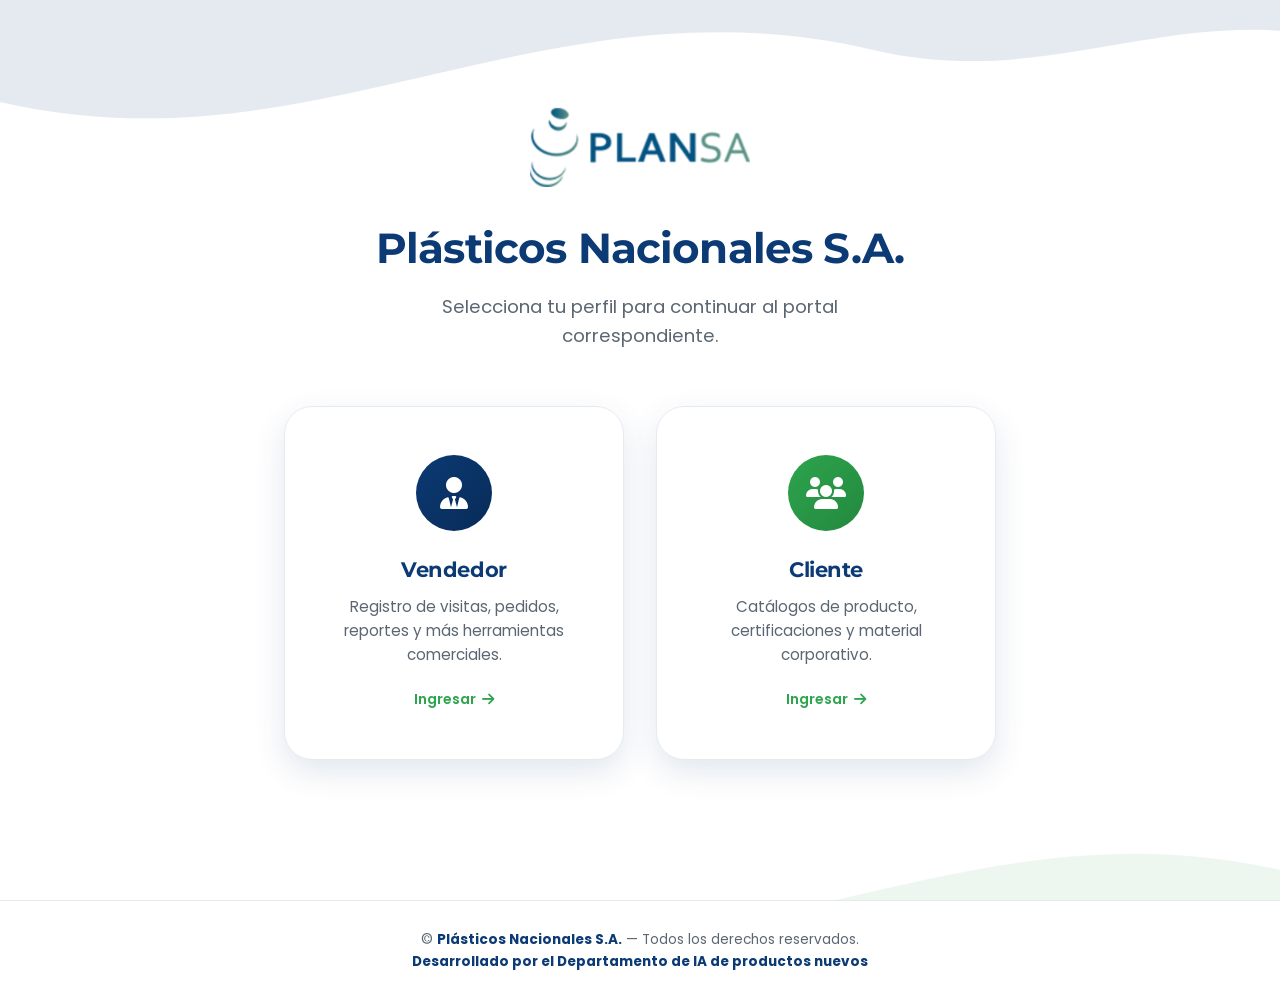
<file: index.html>
<!DOCTYPE html>
<html lang="es">
<head>
  <meta charset="UTF-8">
  <meta name="viewport" content="width=device-width, initial-scale=1.0">
  <title>Plásticos Nacionales S.A. | Portal Interno</title>
  <meta name="description" content="Portal interno de Plásticos Nacionales S.A. Acceso para vendedores y clientes.">

  <!-- ============================================================
       FUENTES (Google Fonts)
       👉 Si prefieres usar solo una fuente, elimina una de las dos
       líneas de abajo y ajusta las variables --fuente-titulos /
       --fuente-texto en css/estilos.css
       ============================================================ -->
  <link rel="preconnect" href="https://fonts.googleapis.com">
  <link rel="preconnect" href="https://fonts.gstatic.com" crossorigin>
  <link href="https://fonts.googleapis.com/css2?family=Montserrat:wght@600;700;800&family=Poppins:wght@400;500;600&display=swap" rel="stylesheet">

  <!-- ============================================================
       ICONOS (Font Awesome)
       ============================================================ -->
  <link rel="stylesheet" href="https://cdnjs.cloudflare.com/ajax/libs/font-awesome/6.5.1/css/all.min.css">

  <!-- Hoja de estilos propia -->
  <link rel="stylesheet" href="css/estilos.css">
</head>
<body>

  <!-- ============================================================
       PANTALLA PRINCIPAL
       Solo dos opciones: VENDEDOR o CLIENTE.
       ============================================================ -->
  <main class="hero">

    <!-- Fondo decorativo con "olas" en los colores de la marca.
         Es puramente visual, no requiere edición. -->
    <div class="hero__fondo" aria-hidden="true">
      <svg class="ola-1" viewBox="0 0 1200 300" xmlns="http://www.w3.org/2000/svg">
        <path fill="#0B3A74" d="M0,150 C300,250 500,50 800,120 C950,155 1050,80 1200,110 L1200,0 L0,0 Z"/>
      </svg>
      <svg class="ola-2" viewBox="0 0 1200 300" xmlns="http://www.w3.org/2000/svg">
        <path fill="#2DA44E" d="M0,150 C300,250 500,50 800,120 C950,155 1050,80 1200,110 L1200,0 L0,0 Z"/>
      </svg>
    </div>

    <!-- ============================================================
         LOGO
         👉 Para cambiar el logo, reemplaza el archivo img/logo.png
         por el logo oficial (mismo nombre de archivo, o actualiza
         la ruta "src" aquí abajo).
         ============================================================ -->
    <img src="img/logo.png" alt="Logo Plásticos Nacionales S.A." class="hero__logo">

    <h1 class="hero__titulo">Plásticos Nacionales S.A.</h1>
    <p class="hero__subtitulo">Selecciona tu perfil para continuar al portal correspondiente.</p>

    <!-- ============================================================
         DOS TARJETAS PRINCIPALES: VENDEDOR / CLIENTE
         👉 Los enlaces "href" llevan a vendedor.html y cliente.html.
         No es necesario modificarlos.
         ============================================================ -->
    <div class="opciones">

      <a href="vendedor.html" class="tarjeta-opcion tarjeta-opcion--vendedor">
        <div class="tarjeta-opcion__icono">
          <i class="fa-solid fa-user-tie"></i>
        </div>
        <h2 class="tarjeta-opcion__titulo">Vendedor</h2>
        <p class="tarjeta-opcion__desc">Registro de visitas, pedidos, reportes y más herramientas comerciales.</p>
        <span class="tarjeta-opcion__flecha">Ingresar <i class="fa-solid fa-arrow-right"></i></span>
      </a>

      <a href="cliente.html" class="tarjeta-opcion tarjeta-opcion--cliente">
        <div class="tarjeta-opcion__icono">
          <i class="fa-solid fa-users"></i>
        </div>
        <h2 class="tarjeta-opcion__titulo">Cliente</h2>
        <p class="tarjeta-opcion__desc">Catálogos de producto, certificaciones y material corporativo.</p>
        <span class="tarjeta-opcion__flecha">Ingresar <i class="fa-solid fa-arrow-right"></i></span>
      </a>

    </div>

  </main>

  <!-- ============================================================
       PIE DE PÁGINA
       ============================================================ -->
  <footer class="footer">
    <p>&copy; <strong>Plásticos Nacionales S.A.</strong> — Todos los derechos reservados.</p>
    <p><strong>Desarrollado por el Departamento de IA de productos nuevos</strong></p>
  </footer>

  <script src="js/script.js"></script>
</body>
</html>
</file>
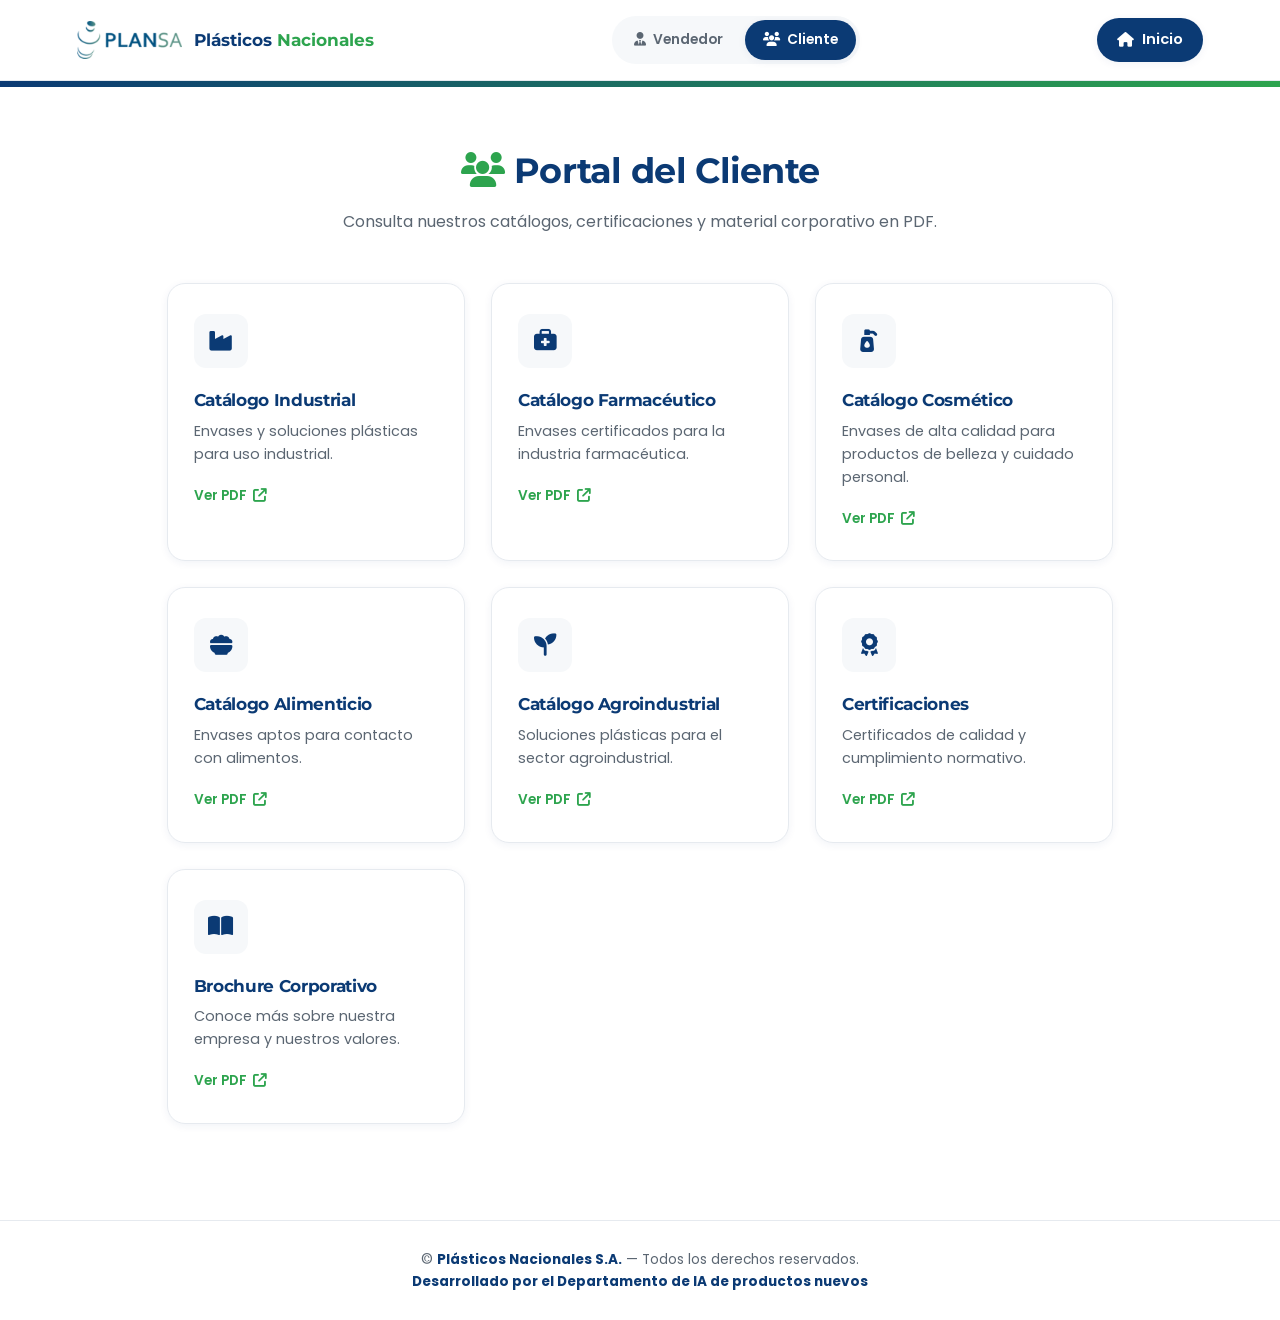
<file: cliente.html>
<!DOCTYPE html>
<html lang="es">
<head>
  <meta charset="UTF-8">
  <meta name="viewport" content="width=device-width, initial-scale=1.0">
  <title>Portal Cliente | Plásticos Nacionales S.A.</title>
  <meta name="description" content="Catálogos, certificaciones y material corporativo de Plásticos Nacionales S.A.">

  <link rel="preconnect" href="https://fonts.googleapis.com">
  <link rel="preconnect" href="https://fonts.gstatic.com" crossorigin>
  <link href="https://fonts.googleapis.com/css2?family=Montserrat:wght@600;700;800&family=Poppins:wght@400;500;600&display=swap" rel="stylesheet">

  <link rel="stylesheet" href="https://cdnjs.cloudflare.com/ajax/libs/font-awesome/6.5.1/css/all.min.css">

  <link rel="stylesheet" href="css/estilos.css">
</head>
<body>

  <!-- ============================================================
       BARRA SUPERIOR
       ============================================================ -->
  <header class="navbar">
    <a href="index.html" class="navbar__marca">
      <img src="img/logo.png" alt="Logo Plásticos Nacionales" class="navbar__logo">
      <span class="navbar__nombre">Plásticos <span>Nacionales</span></span>
    </a>

    <!-- Selector rápido para saltar entre el portal de Vendedor y el de Cliente -->
    <nav class="navbar__tabs" aria-label="Cambiar de portal">
      <a href="vendedor.html" class="navbar__tab">
        <i class="fa-solid fa-user-tie"></i><span> Vendedor</span>
      </a>
      <a href="cliente.html" class="navbar__tab activo">
        <i class="fa-solid fa-users"></i><span> Cliente</span>
      </a>
    </nav>

    <a href="index.html" class="btn-inicio">
      <i class="fa-solid fa-house"></i>
      <span>Inicio</span>
    </a>
  </header>
  <div class="ola-decorativa" aria-hidden="true"></div>

  <!-- ============================================================
       CONTENIDO: CATÁLOGOS DEL CLIENTE
       ============================================================ -->
  <main class="contenido">

    <div class="contenido__encabezado">
      <h1><i class="fa-solid fa-users" style="color:var(--verde-corporativo); margin-right:10px;"></i>Portal del Cliente</h1>
      <p>Consulta nuestros catálogos, certificaciones y material corporativo en PDF.</p>
    </div>

    <!-- ============================================================
         TARJETAS DE CATÁLOGOS
         ------------------------------------------------------------
         👉 CÓMO CAMBIAR LOS ARCHIVOS PDF:
         Reemplaza el archivo correspondiente dentro de la carpeta
         /pdf/ manteniendo el MISMO NOMBRE (por ejemplo catalogo1.pdf),
         o bien cambia el valor de href="" por la nueva ruta.

         Todas las tarjetas abren el PDF en una pestaña nueva
         (target="_blank").
         ============================================================ -->
    <div class="grid-tarjetas">

      <a href="pdf/catalogo1.pdf" target="_blank" rel="noopener noreferrer" class="tarjeta">
        <div class="tarjeta__icono"><i class="fa-solid fa-industry"></i></div>
        <h3 class="tarjeta__titulo">Catálogo Industrial</h3>
        <p class="tarjeta__desc">Envases y soluciones plásticas para uso industrial.</p>
        <span class="tarjeta__enlace">Ver PDF <i class="fa-solid fa-arrow-up-right-from-square"></i></span>
      </a>

      <a href="pdf/catalogo2.pdf" target="_blank" rel="noopener noreferrer" class="tarjeta">
        <div class="tarjeta__icono"><i class="fa-solid fa-briefcase-medical"></i></div>
        <h3 class="tarjeta__titulo">Catálogo Farmacéutico</h3>
        <p class="tarjeta__desc">Envases certificados para la industria farmacéutica.</p>
        <span class="tarjeta__enlace">Ver PDF <i class="fa-solid fa-arrow-up-right-from-square"></i></span>
      </a>

      <a href="pdf/catalogo3.pdf" target="_blank" rel="noopener noreferrer" class="tarjeta">
        <div class="tarjeta__icono"><i class="fa-solid fa-pump-soap"></i></div>
        <h3 class="tarjeta__titulo">Catálogo Cosmético</h3>
        <p class="tarjeta__desc">Envases de alta calidad para productos de belleza y cuidado personal.</p>
        <span class="tarjeta__enlace">Ver PDF <i class="fa-solid fa-arrow-up-right-from-square"></i></span>
      </a>

      <a href="pdf/catalogo4.pdf" target="_blank" rel="noopener noreferrer" class="tarjeta">
        <div class="tarjeta__icono"><i class="fa-solid fa-bowl-food"></i></div>
        <h3 class="tarjeta__titulo">Catálogo Alimenticio</h3>
        <p class="tarjeta__desc">Envases aptos para contacto con alimentos.</p>
        <span class="tarjeta__enlace">Ver PDF <i class="fa-solid fa-arrow-up-right-from-square"></i></span>
      </a>

      <a href="pdf/catalogo5.pdf" target="_blank" rel="noopener noreferrer" class="tarjeta">
        <div class="tarjeta__icono"><i class="fa-solid fa-seedling"></i></div>
        <h3 class="tarjeta__titulo">Catálogo Agroindustrial</h3>
        <p class="tarjeta__desc">Soluciones plásticas para el sector agroindustrial.</p>
        <span class="tarjeta__enlace">Ver PDF <i class="fa-solid fa-arrow-up-right-from-square"></i></span>
      </a>

      <a href="pdf/certificaciones.pdf" target="_blank" rel="noopener noreferrer" class="tarjeta">
        <div class="tarjeta__icono"><i class="fa-solid fa-award"></i></div>
        <h3 class="tarjeta__titulo">Certificaciones</h3>
        <p class="tarjeta__desc">Certificados de calidad y cumplimiento normativo.</p>
        <span class="tarjeta__enlace">Ver PDF <i class="fa-solid fa-arrow-up-right-from-square"></i></span>
      </a>

      <a href="pdf/brochure.pdf" target="_blank" rel="noopener noreferrer" class="tarjeta">
        <div class="tarjeta__icono"><i class="fa-solid fa-book-open"></i></div>
        <h3 class="tarjeta__titulo">Brochure Corporativo</h3>
        <p class="tarjeta__desc">Conoce más sobre nuestra empresa y nuestros valores.</p>
        <span class="tarjeta__enlace">Ver PDF <i class="fa-solid fa-arrow-up-right-from-square"></i></span>
      </a>

    </div>

  </main>

  <footer class="footer">
    <p>&copy; <strong>Plásticos Nacionales S.A.</strong> — Todos los derechos reservados.</p>
    <p><strong>Desarrollado por el Departamento de IA de productos nuevos</strong></p>
  </footer>

  <script src="js/script.js"></script>
</body>
</html>
</file>
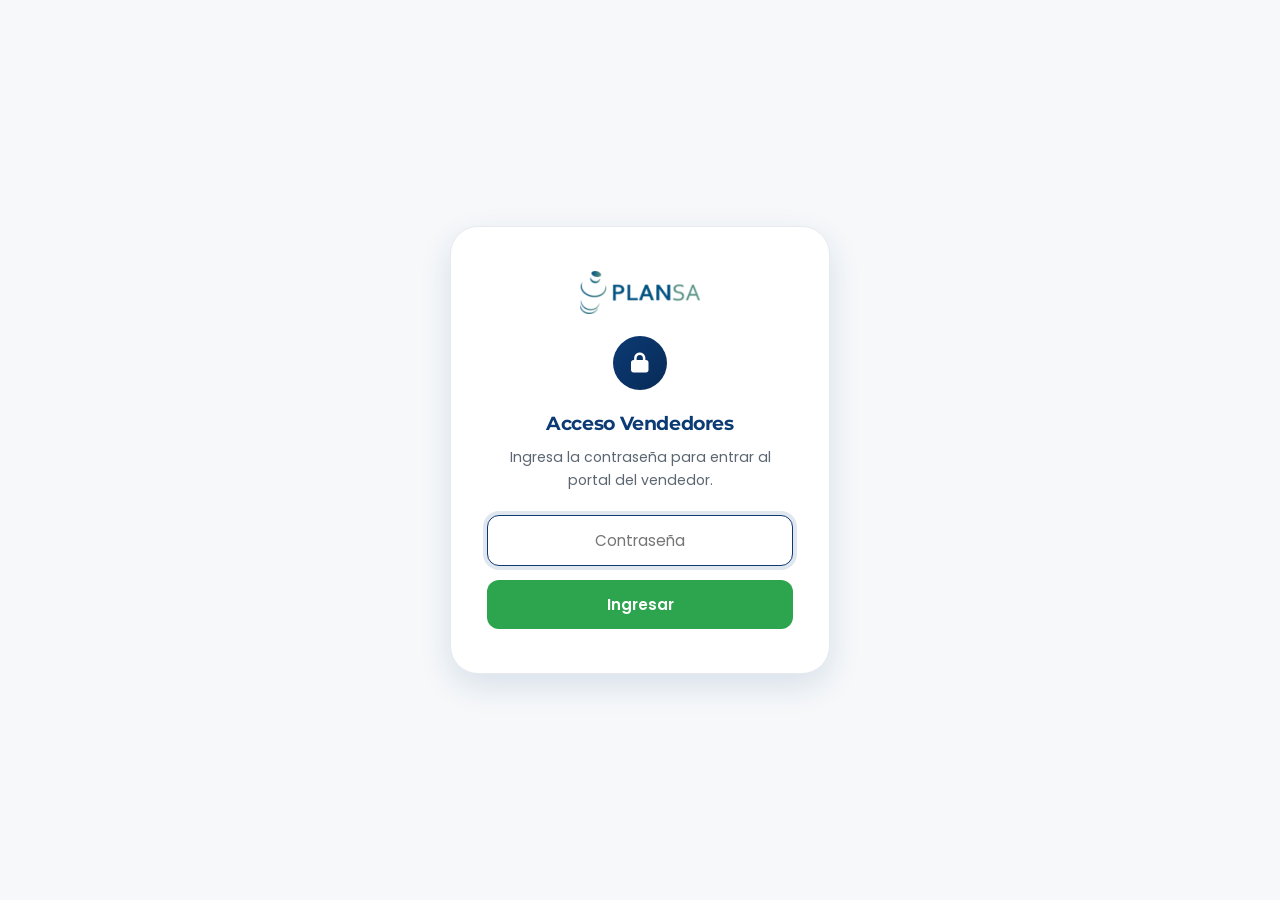
<file: vendedor.html>
<!DOCTYPE html>
<html lang="es">
<head>
  <meta charset="UTF-8">
  <meta name="viewport" content="width=device-width, initial-scale=1.0">
  <title>Portal Vendedor | Plásticos Nacionales S.A.</title>
  <meta name="description" content="Herramientas comerciales para el equipo de vendedores de Plásticos Nacionales S.A.">

  <link rel="preconnect" href="https://fonts.googleapis.com">
  <link rel="preconnect" href="https://fonts.gstatic.com" crossorigin>
  <link href="https://fonts.googleapis.com/css2?family=Montserrat:wght@600;700;800&family=Poppins:wght@400;500;600&display=swap" rel="stylesheet">

  <link rel="stylesheet" href="https://cdnjs.cloudflare.com/ajax/libs/font-awesome/6.5.1/css/all.min.css">

  <link rel="stylesheet" href="css/estilos.css">
</head>
<body class="bloqueado">

  <!-- ============================================================
       PANTALLA DE ACCESO CON CONTRASEÑA
       ------------------------------------------------------------
       Se muestra mientras el <body> tenga la clase "bloqueado".
       El formulario lo controla js/acceso-vendedor.js
       👉 Para cambiar la contraseña, edita ese archivo (no este HTML).
       ============================================================ -->
  <div class="candado" id="candado">
    <div class="candado__caja">
      <img src="img/logo.png" alt="Logo Plásticos Nacionales" class="candado__logo">
      <div class="candado__icono"><i class="fa-solid fa-lock"></i></div>
      <h2>Acceso Vendedores</h2>
      <p>Ingresa la contraseña para entrar al portal del vendedor.</p>
      <form id="formCandado" class="candado__form" autocomplete="off">
        <input
          type="password"
          id="passwordInput"
          class="candado__input"
          placeholder="Contraseña"
          required
          autofocus>
        <button type="submit" class="candado__boton">Ingresar</button>
      </form>
      <p class="candado__error" id="candadoError" hidden>Contraseña incorrecta. Intenta de nuevo.</p>
    </div>
  </div>

  <!-- ============================================================
       BARRA SUPERIOR
       Igual en las 3 páginas: logo + nombre + selector de portal
       + botón Inicio.
       👉 Para cambiar el logo, edita img/logo.png
       ============================================================ -->
  <header class="navbar">
    <a href="index.html" class="navbar__marca">
      <img src="img/logo.png" alt="Logo Plásticos Nacionales" class="navbar__logo">
      <span class="navbar__nombre">Plásticos <span>Nacionales</span></span>
    </a>

    <!-- Selector rápido para saltar entre el portal de Vendedor y el de Cliente -->
    <nav class="navbar__tabs" aria-label="Cambiar de portal">
      <a href="vendedor.html" class="navbar__tab activo">
        <i class="fa-solid fa-user-tie"></i><span> Vendedor</span>
      </a>
      <a href="cliente.html" class="navbar__tab">
        <i class="fa-solid fa-users"></i><span> Cliente</span>
      </a>
    </nav>

    <a href="index.html" class="btn-inicio">
      <i class="fa-solid fa-house"></i>
      <span>Inicio</span>
    </a>
  </header>
  <div class="ola-decorativa" aria-hidden="true"></div>

  <!-- ============================================================
       CONTENIDO: MENÚ DEL VENDEDOR
       ============================================================ -->
  <main class="contenido">

    <div class="contenido__encabezado">
      <h1><i class="fa-solid fa-user-tie" style="color:var(--verde-corporativo); margin-right:10px;"></i>Portal del Vendedor</h1>
      <p>Selecciona una herramienta para comenzar. Cada tarjeta abre un formulario.</p>
    </div>

    <!-- ============================================================
         TARJETAS DEL VENDEDOR
         ------------------------------------------------------------
         👉 CÓMO CAMBIAR LOS ENLACES DE GOOGLE FORMS:
         Reemplaza el valor de href="" en cada <a class="tarjeta">
         por el enlace real de tu formulario de Google.

         👉 CÓMO AGREGAR O QUITAR UNA TARJETA:
         Copia o elimina un bloque <a class="tarjeta">...</a> completo.

         👉 CÓMO CAMBIAR EL ÍCONO:
         Cambia la clase del <i> (usa cualquier ícono de Font Awesome,
         ver: https://fontawesome.com/search)
         ============================================================ -->
    <div class="grid-tarjetas">

      <a href="https://forms.google.com/" target="_blank" rel="noopener noreferrer" class="tarjeta">
        <div class="tarjeta__icono"><i class="fa-solid fa-map-location-dot"></i></div>
        <h3 class="tarjeta__titulo">Registrar visita</h3>
        <p class="tarjeta__desc">Documenta tu visita a cliente con fecha, ubicación y notas.</p>
        <span class="tarjeta__enlace">Abrir formulario <i class="fa-solid fa-arrow-right"></i></span>
      </a>

      <a href="https://forms.google.com/" target="_blank" rel="noopener noreferrer" class="tarjeta">
        <div class="tarjeta__icono"><i class="fa-solid fa-flask-vial"></i></div>
        <h3 class="tarjeta__titulo">Solicitud de muestras</h3>
        <p class="tarjeta__desc">Solicita muestras de producto para tus clientes.</p>
        <span class="tarjeta__enlace">Abrir formulario <i class="fa-solid fa-arrow-right"></i></span>
      </a>

      <a href="https://forms.google.com/" target="_blank" rel="noopener noreferrer" class="tarjeta">
        <div class="tarjeta__icono"><i class="fa-solid fa-chart-line"></i></div>
        <h3 class="tarjeta__titulo">Reporte diario</h3>
        <p class="tarjeta__desc">Registra tus actividades y resultados del día.</p>
        <span class="tarjeta__enlace">Abrir formulario <i class="fa-solid fa-arrow-right"></i></span>
      </a>

      <a href="https://forms.google.com/" target="_blank" rel="noopener noreferrer" class="tarjeta">
        <div class="tarjeta__icono"><i class="fa-solid fa-square-poll-vertical"></i></div>
        <h3 class="tarjeta__titulo">Encuesta</h3>
        <p class="tarjeta__desc">Comparte la encuesta de satisfacción con tu cliente.</p>
        <span class="tarjeta__enlace">Abrir formulario <i class="fa-solid fa-arrow-right"></i></span>
      </a>

      <a href="https://forms.google.com/" target="_blank" rel="noopener noreferrer" class="tarjeta">
        <div class="tarjeta__icono"><i class="fa-solid fa-box-open"></i></div>
        <h3 class="tarjeta__titulo">Pedidos</h3>
        <p class="tarjeta__desc">Levanta un nuevo pedido para procesarlo con producción.</p>
        <span class="tarjeta__enlace">Abrir formulario <i class="fa-solid fa-arrow-right"></i></span>
      </a>

      <a href="https://forms.google.com/" target="_blank" rel="noopener noreferrer" class="tarjeta">
        <div class="tarjeta__icono"><i class="fa-solid fa-user-plus"></i></div>
        <h3 class="tarjeta__titulo">Clientes nuevos</h3>
        <p class="tarjeta__desc">Registra los datos de un cliente potencial nuevo.</p>
        <span class="tarjeta__enlace">Abrir formulario <i class="fa-solid fa-arrow-right"></i></span>
      </a>

      <a href="https://forms.google.com/" target="_blank" rel="noopener noreferrer" class="tarjeta">
        <div class="tarjeta__icono"><i class="fa-solid fa-list-check"></i></div>
        <h3 class="tarjeta__titulo">Seguimiento</h3>
        <p class="tarjeta__desc">Da seguimiento a negociaciones y pedidos en curso.</p>
        <span class="tarjeta__enlace">Abrir formulario <i class="fa-solid fa-arrow-right"></i></span>
      </a>

    </div>

  </main>

  <footer class="footer">
    <p>&copy; <strong>Plásticos Nacionales S.A.</strong> — Todos los derechos reservados.</p>
    <p><strong>Desarrollado por el Departamento de IA de productos nuevos</strong></p>
  </footer>

  <script src="js/script.js"></script>
  <script src="js/acceso-vendedor.js"></script>
</body>
</html>
</file>
<file: css/estilos.css>
/* ============================================================
   ESTILOS.CSS
   Plásticos Nacionales S.A. — Hoja de estilos principal
   ============================================================
   Este archivo controla el diseño visual de TODO el sitio:
   index.html, vendedor.html y cliente.html.

   ORGANIZACIÓN DE ESTE ARCHIVO:
   1. Variables de color y tipografía (fácil edición)
   2. Reset y estilos base
   3. Barra superior (navbar)
   4. Pantalla principal (index)
   5. Tarjetas de menú (vendedor / cliente)
   6. Pie de página (footer)
   7. Animaciones
   8. Responsive (tablet y celular)
   ============================================================ */


/* ============================================================
   1. VARIABLES GLOBALES
   ------------------------------------------------------------
   👉 PARA CAMBIAR LOS COLORES DE TODO EL SITIO, edita solo
   los valores aquí abajo. Se aplican automáticamente en
   todas las páginas.
   ============================================================ */
:root {
  /* Colores corporativos (tomados del logo) */
  --azul-corporativo: #0B3A74;
  --azul-oscuro: #082B57;
  --verde-corporativo: #2DA44E;
  --verde-oscuro: #23883E;

  /* Colores de apoyo */
  --blanco: #FFFFFF;
  --gris-fondo: #F6F8FA;      /* fondo suave alterno */
  --gris-texto: #5B6672;      /* texto secundario */
  --gris-borde: #E6EAEF;      /* bordes sutiles */
  --texto-principal: #14213D;

  /* Sombras suaves (estilo Apple / Stripe) */
  --sombra-suave: 0 2px 8px rgba(11, 58, 116, 0.06);
  --sombra-media: 0 12px 32px rgba(11, 58, 116, 0.12);
  --sombra-hover: 0 20px 40px rgba(11, 58, 116, 0.16);

  /* Bordes redondeados */
  --radio-chico: 12px;
  --radio-medio: 18px;
  --radio-grande: 28px;

  /* Tipografía
     👉 Cambia aquí si prefieres usar Montserrat en vez de Poppins
     (recuerda actualizar también el <link> de Google Fonts en el <head>). */
  --fuente-titulos: 'Montserrat', sans-serif;
  --fuente-texto: 'Poppins', sans-serif;

  /* Transiciones */
  --transicion-suave: 0.35s cubic-bezier(0.22, 1, 0.36, 1);
}


/* ============================================================
   2. RESET Y ESTILOS BASE
   ============================================================ */
* {
  margin: 0;
  padding: 0;
  box-sizing: border-box;
}

html {
  scroll-behavior: smooth;
}

body {
  font-family: var(--fuente-texto);
  color: var(--texto-principal);
  background-color: var(--blanco);
  line-height: 1.6;
  -webkit-font-smoothing: antialiased;
  overflow-x: hidden;
}

h1, h2, h3 {
  font-family: var(--fuente-titulos);
  font-weight: 700;
  color: var(--azul-corporativo);
  letter-spacing: -0.02em;
}

a {
  text-decoration: none;
  color: inherit;
}

img {
  max-width: 100%;
  display: block;
}

ul {
  list-style: none;
}

button {
  font-family: inherit;
  border: none;
  cursor: pointer;
  background: none;
}

/* Foco visible para accesibilidad con teclado */
a:focus-visible,
button:focus-visible {
  outline: 3px solid var(--verde-corporativo);
  outline-offset: 3px;
  border-radius: var(--radio-chico);
}

/* Respeta la preferencia de "reducir movimiento" del sistema operativo */
@media (prefers-reduced-motion: reduce) {
  *, *::before, *::after {
    animation-duration: 0.01ms !important;
    animation-iteration-count: 1 !important;
    transition-duration: 0.01ms !important;
    scroll-behavior: auto !important;
  }
}


/* ============================================================
   3. BARRA SUPERIOR (NAVBAR)
   ------------------------------------------------------------
   Aparece en vendedor.html y cliente.html.
   Contiene: logo pequeño + nombre de la empresa + botón Inicio.
   ============================================================ */
.navbar {
  position: sticky;
  top: 0;
  z-index: 100;
  display: flex;
  align-items: center;
  justify-content: space-between;
  gap: 16px;
  padding: 16px 6%;
  background: rgba(255, 255, 255, 0.85);
  backdrop-filter: blur(10px);
  -webkit-backdrop-filter: blur(10px);
  border-bottom: 1px solid var(--gris-borde);
}

.navbar__marca {
  display: flex;
  align-items: center;
  gap: 12px;
}

.navbar__logo {
  height: 38px;
  width: auto;
  border-radius: 6px;
}

.navbar__nombre {
  font-family: var(--fuente-titulos);
  font-weight: 700;
  font-size: 1.05rem;
  color: var(--azul-corporativo);
  white-space: nowrap;
}

.navbar__nombre span {
  color: var(--verde-corporativo);
}

/* Botón "Inicio" de la barra superior */
.btn-inicio {
  display: inline-flex;
  align-items: center;
  gap: 8px;
  padding: 10px 20px;
  border-radius: 999px;
  background: var(--azul-corporativo);
  color: var(--blanco);
  font-weight: 600;
  font-size: 0.92rem;
  transition: transform var(--transicion-suave), background var(--transicion-suave), box-shadow var(--transicion-suave);
  box-shadow: var(--sombra-suave);
}

.btn-inicio:hover {
  background: var(--verde-corporativo);
  transform: translateY(-2px);
  box-shadow: var(--sombra-media);
}

/* Franja decorativa tipo "ola" bajo la barra superior
   (hace eco del mantel/logo de la marca) */
.ola-decorativa {
  width: 100%;
  height: 6px;
  background: linear-gradient(90deg, var(--azul-corporativo) 0%, var(--verde-corporativo) 100%);
}


/* ============================================================
   4. PANTALLA PRINCIPAL (index.html)
   ============================================================ */
.hero {
  position: relative;
  min-height: 100vh;
  display: flex;
  flex-direction: column;
  align-items: center;
  justify-content: center;
  text-align: center;
  padding: 48px 6% 80px;
  overflow: hidden;
}

/* Fondo con "olas" suaves inspiradas en el logo de la marca.
   Son formas SVG a color, con muy baja opacidad, puramente decorativas. */
.hero__fondo {
  position: absolute;
  inset: 0;
  z-index: -1;
  pointer-events: none;
}

.hero__fondo svg {
  position: absolute;
  width: 140%;
  max-width: 1400px;
  left: 50%;
  transform: translateX(-50%);
}

.hero__fondo .ola-1 {
  top: -10%;
  opacity: 0.10;
}

.hero__fondo .ola-2 {
  bottom: -18%;
  opacity: 0.08;
  transform: translateX(-50%) rotate(180deg);
}

.hero__logo {
  width: 220px;
  margin-bottom: 28px;
  animation: apareceSuave 0.9s var(--transicion-suave) both;
}

.hero__titulo {
  font-size: clamp(1.8rem, 4vw, 2.6rem);
  margin-bottom: 10px;
  animation: apareceSuave 0.9s var(--transicion-suave) both;
  animation-delay: 0.1s;
}

.hero__subtitulo {
  color: var(--gris-texto);
  font-size: clamp(1rem, 2vw, 1.15rem);
  max-width: 480px;
  margin-bottom: 56px;
  animation: apareceSuave 0.9s var(--transicion-suave) both;
  animation-delay: 0.2s;
}

/* Contenedor de las dos tarjetas grandes (Vendedor / Cliente) */
.opciones {
  display: flex;
  flex-wrap: wrap;
  justify-content: center;
  gap: 32px;
  width: 100%;
  max-width: 780px;
}

.tarjeta-opcion {
  position: relative;
  flex: 1 1 300px;
  max-width: 340px;
  background: var(--blanco);
  border-radius: var(--radio-grande);
  padding: 48px 32px;
  box-shadow: var(--sombra-media);
  border: 1px solid var(--gris-borde);
  transition: transform var(--transicion-suave), box-shadow var(--transicion-suave), border-color var(--transicion-suave);
  animation: apareceSuave 0.9s var(--transicion-suave) both;
}

.tarjeta-opcion:nth-child(1) { animation-delay: 0.3s; }
.tarjeta-opcion:nth-child(2) { animation-delay: 0.4s; }

.tarjeta-opcion:hover {
  transform: translateY(-10px) scale(1.02);
  box-shadow: var(--sombra-hover);
  border-color: transparent;
}

.tarjeta-opcion__icono {
  width: 76px;
  height: 76px;
  margin: 0 auto 22px;
  border-radius: 50%;
  display: flex;
  align-items: center;
  justify-content: center;
  font-size: 2rem;
  color: var(--blanco);
  background: linear-gradient(135deg, var(--azul-corporativo), var(--azul-oscuro));
  transition: transform var(--transicion-suave);
}

/* La tarjeta de cliente usa el acento verde en su icono, para diferenciarlas */
.tarjeta-opcion--cliente .tarjeta-opcion__icono {
  background: linear-gradient(135deg, var(--verde-corporativo), var(--verde-oscuro));
}

.tarjeta-opcion:hover .tarjeta-opcion__icono {
  transform: scale(1.1) rotate(-4deg);
}

.tarjeta-opcion__titulo {
  font-size: 1.3rem;
  margin-bottom: 8px;
}

.tarjeta-opcion__desc {
  color: var(--gris-texto);
  font-size: 0.95rem;
}

.tarjeta-opcion__flecha {
  margin-top: 20px;
  font-size: 0.88rem;
  font-weight: 600;
  color: var(--verde-corporativo);
  display: inline-flex;
  align-items: center;
  gap: 6px;
  transition: gap var(--transicion-suave);
}

.tarjeta-opcion:hover .tarjeta-opcion__flecha {
  gap: 12px;
}


/* ============================================================
   5. SECCIÓN DE TARJETAS DE MENÚ (vendedor.html / cliente.html)
   ============================================================ */
.contenido {
  max-width: 1100px;
  margin: 0 auto;
  padding: 56px 6% 96px;
}

.contenido__encabezado {
  text-align: center;
  max-width: 640px;
  margin: 0 auto 48px;
  animation: apareceSuave 0.8s var(--transicion-suave) both;
}

.contenido__encabezado h1 {
  font-size: clamp(1.6rem, 3.5vw, 2.2rem);
  margin-bottom: 10px;
}

.contenido__encabezado p {
  color: var(--gris-texto);
}

/* Grid responsivo de tarjetas */
.grid-tarjetas {
  display: grid;
  grid-template-columns: repeat(auto-fit, minmax(240px, 1fr));
  gap: 26px;
}

.tarjeta {
  position: relative;
  background: var(--blanco);
  border: 1px solid var(--gris-borde);
  border-radius: var(--radio-medio);
  padding: 30px 26px;
  box-shadow: var(--sombra-suave);
  transition: transform var(--transicion-suave), box-shadow var(--transicion-suave), border-color var(--transicion-suave);
  opacity: 0;
  animation: apareceSuave 0.7s var(--transicion-suave) forwards;
}

.tarjeta:hover {
  transform: translateY(-8px);
  box-shadow: var(--sombra-hover);
  border-color: transparent;
}

/* Franja superior de color que aparece al pasar el mouse */
.tarjeta::before {
  content: "";
  position: absolute;
  top: 0;
  left: 26px;
  right: 26px;
  height: 3px;
  border-radius: 0 0 4px 4px;
  background: linear-gradient(90deg, var(--azul-corporativo), var(--verde-corporativo));
  transform: scaleX(0);
  transform-origin: left;
  transition: transform var(--transicion-suave);
}

.tarjeta:hover::before {
  transform: scaleX(1);
}

.tarjeta__icono {
  width: 54px;
  height: 54px;
  border-radius: var(--radio-chico);
  display: flex;
  align-items: center;
  justify-content: center;
  font-size: 1.4rem;
  color: var(--azul-corporativo);
  background: var(--gris-fondo);
  margin-bottom: 18px;
  transition: transform var(--transicion-suave), background var(--transicion-suave), color var(--transicion-suave);
}

.tarjeta:hover .tarjeta__icono {
  transform: scale(1.12);
  background: var(--verde-corporativo);
  color: var(--blanco);
}

.tarjeta__titulo {
  font-size: 1.08rem;
  margin-bottom: 6px;
}

.tarjeta__desc {
  font-size: 0.9rem;
  color: var(--gris-texto);
  margin-bottom: 16px;
}

.tarjeta__enlace {
  font-size: 0.85rem;
  font-weight: 600;
  color: var(--verde-corporativo);
  display: inline-flex;
  align-items: center;
  gap: 6px;
}

.tarjeta__enlace i {
  transition: transform var(--transicion-suave);
}

.tarjeta:hover .tarjeta__enlace i {
  transform: translateX(4px);
}


/* ============================================================
   5b. SELECTOR RÁPIDO DE PORTAL (tabs "Vendedor | Cliente")
   ------------------------------------------------------------
   Aparece en el centro de la barra superior de vendedor.html y
   cliente.html, para saltar de un portal a otro sin tener que
   volver a la pantalla de Inicio.
   ============================================================ */
.navbar__tabs {
  display: flex;
  align-items: center;
  gap: 4px;
  background: var(--gris-fondo);
  border-radius: 999px;
  padding: 4px;
}

.navbar__tab {
  display: flex;
  align-items: center;
  gap: 7px;
  padding: 9px 18px;
  border-radius: 999px;
  font-size: 0.86rem;
  font-weight: 600;
  color: var(--gris-texto);
  transition: background var(--transicion-suave), color var(--transicion-suave);
}

.navbar__tab:hover {
  color: var(--azul-corporativo);
}

/* La pestaña de la página en la que ya estás se marca en azul */
.navbar__tab.activo,
.navbar__tab.activo:hover {
  background: var(--azul-corporativo);
  color: var(--blanco);
  box-shadow: var(--sombra-suave);
}


/* ============================================================
   6. PIE DE PÁGINA (FOOTER)
   ============================================================ */
.footer {
  text-align: center;
  padding: 28px 6%;
  border-top: 1px solid var(--gris-borde);
  color: var(--gris-texto);
  font-size: 0.85rem;
}

.footer strong {
  color: var(--azul-corporativo);
}


/* ============================================================
   7. ANIMACIONES
   ============================================================ */
@keyframes apareceSuave {
  from {
    opacity: 0;
    transform: translateY(18px);
  }
  to {
    opacity: 1;
    transform: translateY(0);
  }
}

/* Clase que se agrega vía JavaScript cuando una tarjeta entra en pantalla
   (ver js/script.js — sección "Animación al hacer scroll") */
.en-vista {
  opacity: 1 !important;
}


/* ============================================================
   7b. PANTALLA DE ACCESO CON CONTRASEÑA (solo vendedor.html)
   ------------------------------------------------------------
   Mientras el <body> tenga la clase "bloqueado", se oculta todo
   el contenido de la página y solo se ve esta tarjeta de acceso.
   El JavaScript que la controla está en js/acceso-vendedor.js
   👉 La contraseña se cambia en ese archivo, NO aquí.
   ============================================================ */
body.bloqueado > .navbar,
body.bloqueado > .ola-decorativa,
body.bloqueado > .contenido,
body.bloqueado > .footer {
  display: none;
}

.candado {
  display: none; /* se activa solo cuando el body tiene la clase "bloqueado" */
  position: fixed;
  inset: 0;
  z-index: 200;
  align-items: center;
  justify-content: center;
  padding: 24px;
  background: var(--gris-fondo);
}

body.bloqueado .candado {
  display: flex;
}

.candado__caja {
  width: 100%;
  max-width: 380px;
  background: var(--blanco);
  border-radius: var(--radio-grande);
  padding: 44px 36px;
  text-align: center;
  box-shadow: var(--sombra-media);
  border: 1px solid var(--gris-borde);
  animation: apareceSuave 0.6s var(--transicion-suave) both;
}

.candado__logo {
  width: 120px;
  margin: 0 auto 22px;
}

.candado__icono {
  width: 54px;
  height: 54px;
  margin: 0 auto 18px;
  border-radius: 50%;
  display: flex;
  align-items: center;
  justify-content: center;
  font-size: 1.25rem;
  color: var(--blanco);
  background: linear-gradient(135deg, var(--azul-corporativo), var(--azul-oscuro));
}

.candado__caja h2 {
  font-size: 1.2rem;
  margin-bottom: 8px;
}

.candado__caja p {
  color: var(--gris-texto);
  font-size: 0.88rem;
  margin-bottom: 24px;
}

.candado__form {
  display: flex;
  flex-direction: column;
  gap: 14px;
}

.candado__input {
  width: 100%;
  padding: 13px 16px;
  border-radius: var(--radio-chico);
  border: 1px solid var(--gris-borde);
  font-family: var(--fuente-texto);
  font-size: 0.95rem;
  text-align: center;
  transition: border-color var(--transicion-suave), box-shadow var(--transicion-suave);
}

.candado__input:focus {
  outline: none;
  border-color: var(--azul-corporativo);
  box-shadow: 0 0 0 4px rgba(11, 58, 116, 0.12);
}

.candado__boton {
  padding: 13px 16px;
  border-radius: var(--radio-chico);
  background: var(--verde-corporativo);
  color: var(--blanco);
  font-weight: 600;
  font-size: 0.95rem;
  transition: background var(--transicion-suave), transform var(--transicion-suave);
}

.candado__boton:hover {
  background: var(--verde-oscuro);
  transform: translateY(-2px);
}

.candado__error {
  margin-top: 14px;
  color: #C0392B;
  font-size: 0.85rem;
  font-weight: 500;
}


/* ============================================================
   8. RESPONSIVE — TABLET Y CELULAR
   ============================================================ */
@media (max-width: 900px) {
  .contenido {
    padding: 40px 6% 72px;
  }
}

@media (max-width: 640px) {
  .navbar {
    padding: 14px 5%;
  }

  .navbar__nombre {
    font-size: 0.92rem;
  }

  .btn-inicio span {
    display: none; /* en celular solo se ve el ícono de "Inicio" */
  }

  .btn-inicio {
    padding: 10px 14px;
  }

  /* En celular las pestañas Vendedor/Cliente muestran solo el ícono,
     para que quepan junto al logo y al botón Inicio */
  .navbar__tab span {
    display: none;
  }

  .navbar__tab {
    padding: 9px 12px;
  }

  .hero {
    padding: 36px 6% 64px;
  }

  .hero__logo {
    width: 170px;
  }

  .opciones {
    flex-direction: column;
    align-items: stretch;
  }

  .tarjeta-opcion {
    max-width: 100%;
    padding: 36px 26px;
  }

  .grid-tarjetas {
    grid-template-columns: 1fr;
  }
}
</file>
